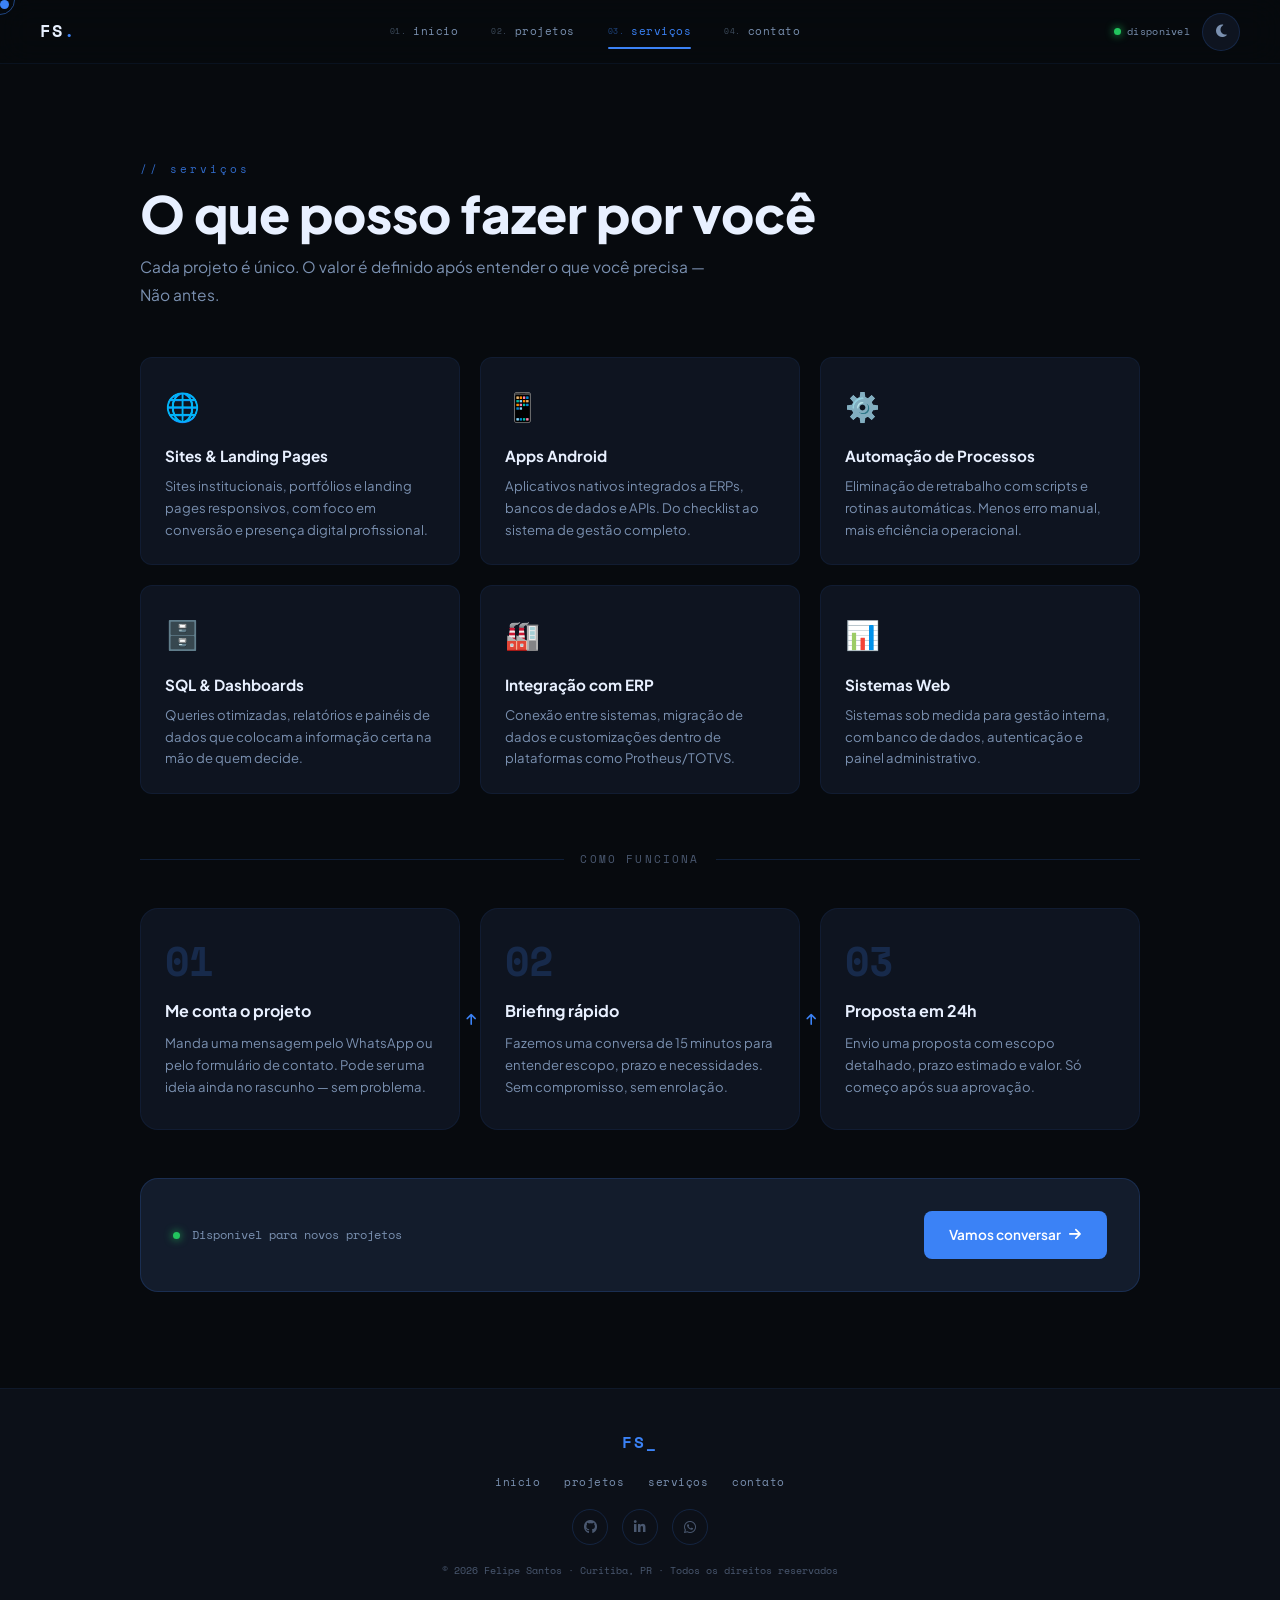
<file: servicos.html>
<!DOCTYPE html>
<html lang="pt-BR" data-theme="dark">
<head>
  <meta charset="UTF-8">
  <meta name="viewport" content="width=device-width, initial-scale=1.0">
  <meta name="description" content="Serviços de desenvolvimento — Felipe Santos. Sites, Apps Android, Automação, SQL. Curitiba/PR.">
  <title>Serviços · Felipe Santos</title>
  <link rel="icon" type="image/png" href="assets/icons/favicon3.png">
  <link rel="preconnect" href="https://fonts.googleapis.com">
  <link rel="preconnect" href="https://fonts.gstatic.com" crossorigin>
  <link href="https://fonts.googleapis.com/css2?family=Space+Mono:ital,wght@0,400;0,700;1,400&family=Plus+Jakarta+Sans:wght@300;400;500;600;700;800&display=swap" rel="stylesheet">
  <link rel="stylesheet" href="https://cdnjs.cloudflare.com/ajax/libs/font-awesome/6.5.0/css/all.min.css">
  <link rel="stylesheet" href="css/styles.css">
</head>
<body data-page="servicos">
  <div class="cursor" id="cursor"></div>
  <div class="cursor-ring" id="cursor-ring"></div>

  <header class="topnav">
    <div class="nav-brand mono">FS<span class="brand-dot">.</span></div>
    <ul class="nav-menu">
      <li><a href="index.html"    class="nav-link" data-page="home"><span class="nl-num">01.</span> início</a></li>
      <li><a href="projetos.html" class="nav-link" data-page="projetos"><span class="nl-num">02.</span> projetos</a></li>
      <li><a href="servicos.html" class="nav-link" data-page="servicos"><span class="nl-num">03.</span> serviços</a></li>
      <li><a href="contato.html"  class="nav-link" data-page="contato"><span class="nl-num">04.</span> contato</a></li>
    </ul>
    <div class="nav-right">
      <div class="nav-status">
        <span class="status-dot"></span>
        <span class="mono">disponível</span>
      </div>
      <button class="theme-toggle" id="themeToggle" title="Alternar tema">
        <i class="fas fa-sun" id="icon-sun"></i>
        <i class="fas fa-moon" id="icon-moon"></i>
      </button>
      <button class="hamburger" id="hamburger" aria-label="Menu">
        <span></span><span></span><span></span>
      </button>
    </div>
  </header>

  <div class="mobile-nav-overlay" id="mobileNavOverlay"></div>
  <nav class="mobile-nav" id="mobileNav">
    <div class="mobile-nav-header">
      <span class="nav-brand mono">FS<span class="brand-dot">.</span></span>
      <button class="close-mobile-nav" id="closeMobileNav">&times;</button>
    </div>
    <ul class="mobile-nav-menu">
      <li><a href="index.html"    class="mobile-nav-link" data-page="home">01. início</a></li>
      <li><a href="projetos.html" class="mobile-nav-link" data-page="projetos">02. projetos</a></li>
      <li><a href="servicos.html" class="mobile-nav-link" data-page="servicos">03. serviços</a></li>
      <li><a href="contato.html"  class="mobile-nav-link" data-page="contato">04. contato</a></li>
    </ul>
    <div class="mobile-nav-footer">
      <span class="status-dot"></span> disponível
    </div>
  </nav>
  <main class="main">
    <section id="servicos" class="section">
      <div class="container">
        <div class="section-header">
          <span class="sh-num mono">// serviços</span>
          <h2 class="sh-title head">O que posso fazer por você</h2>
          <p class="sh-desc">
            Cada projeto é único. O valor é definido após entender o que você precisa —<br>
            Não antes.
          </p>
        </div>

        <div class="srv-what-grid">
          <div class="srv-card fade-up delay-1">
            <div class="srv-icon">🌐</div>
            <h3 class="head">Sites & Landing Pages</h3>
            <p>Sites institucionais, portfólios e landing pages responsivos, com foco em conversão e presença digital profissional.</p>
          </div>
          <div class="srv-card fade-up delay-2">
            <div class="srv-icon">📱</div>
            <h3 class="head">Apps Android</h3>
            <p>Aplicativos nativos integrados a ERPs, bancos de dados e APIs. Do checklist ao sistema de gestão completo.</p>
          </div>
          <div class="srv-card fade-up delay-3">
            <div class="srv-icon">⚙️</div>
            <h3 class="head">Automação de Processos</h3>
            <p>Eliminação de retrabalho com scripts e rotinas automáticas. Menos erro manual, mais eficiência operacional.</p>
          </div>
          <div class="srv-card fade-up delay-1">
            <div class="srv-icon">🗄️</div>
            <h3 class="head">SQL & Dashboards</h3>
            <p>Queries otimizadas, relatórios e painéis de dados que colocam a informação certa na mão de quem decide.</p>
          </div>
          <div class="srv-card fade-up delay-2">
            <div class="srv-icon">🏭</div>
            <h3 class="head">Integração com ERP</h3>
            <p>Conexão entre sistemas, migração de dados e customizações dentro de plataformas como Protheus/TOTVS.</p>
          </div>
          <div class="srv-card fade-up delay-3">
            <div class="srv-icon">📊</div>
            <h3 class="head">Sistemas Web</h3>
            <p>Sistemas sob medida para gestão interna, com banco de dados, autenticação e painel administrativo.</p>
          </div>
        </div>

        <div class="srv-divider fade-up">
          <span class="mono">como funciona</span>
        </div>

        <div class="how-grid">
          <div class="how-step fade-up delay-1">
            <div class="how-num mono">01</div>
            <div class="how-content">
              <h4 class="head">Me conta o projeto</h4>
              <p>Manda uma mensagem pelo WhatsApp ou pelo formulário de contato. Pode ser uma ideia ainda no rascunho — sem problema.</p>
            </div>
            <div class="how-arrow"><i class="fas fa-arrow-right"></i></div>
          </div>
          <div class="how-step fade-up delay-2">
            <div class="how-num mono">02</div>
            <div class="how-content">
              <h4 class="head">Briefing rápido</h4>
              <p>Fazemos uma conversa de 15 minutos para entender escopo, prazo e necessidades. Sem compromisso, sem enrolação.</p>
            </div>
            <div class="how-arrow"><i class="fas fa-arrow-right"></i></div>
          </div>
          <div class="how-step fade-up delay-3">
            <div class="how-num mono">03</div>
            <div class="how-content">
              <h4 class="head">Proposta em 24h</h4>
              <p>Envio uma proposta com escopo detalhado, prazo estimado e valor. Só começo após sua aprovação.</p>
            </div>
            <div class="how-arrow how-arrow-hide"><i class="fas fa-arrow-right"></i></div>
          </div>
        </div>

        <div class="srv-cta fade-up">
          <div class="srv-cta-inner">
            <div class="srv-cta-text">
              <span class="status-dot"></span>
              <span class="mono">Disponível para novos projetos</span>
            </div>
            <a href="contato.html" class="btn-primary">Vamos conversar <i class="fas fa-arrow-right"></i></a>
          </div>
        </div>
      </div>
    </section>

    <footer>
      <div class="footer-inner">
        <div class="footer-brand">FS_</div>
        <div class="footer-links">
          <a href="index.html">início</a><a href="projetos.html">projetos</a><a href="servicos.html">serviços</a><a href="contato.html">contato</a>
        </div>
        <div class="footer-socials">
          <a href="https://github.com/felipe-santos-tech" target="_blank"><i class="fab fa-github"></i></a>
          <a href="https://www.linkedin.com/in/oofelipesantos/" target="_blank"><i class="fab fa-linkedin-in"></i></a>
          <a href="https://wa.me/5541984084116" target="_blank"><i class="fab fa-whatsapp"></i></a>
        </div>
        <p class="footer-copy mono">© 2026 Felipe Santos · Curitiba, PR · Todos os direitos reservados</p>
      </div>
    </footer>
  </main>

  <button id="topBtn" class="top-btn" title="Voltar ao topo"><i class="fas fa-arrow-up"></i></button>
  <script src="js/script.js"></script>
</body>
</html>
</file>
<file: css/styles.css>
/* ═══════════════════════════════════════
   FELIPE SANTOS — Portfolio v3
   Fontes: Space Mono + Plus Jakarta Sans
   Nav: topo
   ═══════════════════════════════════════ */

:root {
  --bg:        #070a0e;
  --bg2:       #0c1018;
  --bg3:       #101520;
  --card:      #0e1420;
  --card2:     #131c2c;
  --text:      #e8f0ff;
  --muted:     #4a5870;
  --muted2:    #7a90b0;
  --accent:    #3b82f6;
  --accent2:   #38bdf8;
  --accent3:   #93c5fd;
  --accentgold:#f59e0b;
  --aglow:     rgba(59,130,246,0.15);
  --aglow2:    rgba(59,130,246,0.07);
  --bdr:       rgba(59,130,246,0.08);
  --bdr2:      rgba(59,130,246,0.18);
  --bdr3:      rgba(59,130,246,0.35);
  --shadow:    0 8px 40px rgba(0,0,0,0.6);
  --glow:      0 0 40px rgba(59,130,246,0.08);
  --nav-h:     64px;
  --r:         12px;
  --rsm:       8px;
  --rlg:       18px;
  --mono:      'Space Mono', monospace;
  --body:      'Plus Jakarta Sans', sans-serif;
  --transition: all 0.25s ease;
}

[data-theme="light"] {
  --bg:        #f5f7fa;
  --bg2:       #edf0f5;
  --bg3:       #e2e7ef;
  --card:      #ffffff;
  --card2:     #f8fafd;
  --text:      #111827;
  --muted:     #8a9ab5;
  --muted2:    #4a5870;
  --accent:    #2563eb;
  --accent2:   #3b82f6;
  --accent3:   #1d4ed8;
  --accentgold:#d97706;
  --aglow:     rgba(37,99,235,0.1);
  --aglow2:    rgba(37,99,235,0.05);
  --bdr:       rgba(37,99,235,0.12);
  --bdr2:      rgba(37,99,235,0.22);
  --bdr3:      rgba(37,99,235,0.4);
  --shadow:    0 4px 24px rgba(0,0,0,0.08);
  --glow:      none;
}

*, *::before, *::after { box-sizing: border-box; margin: 0; padding: 0; }
html { scroll-behavior: smooth; }
html.menu-open { overflow: hidden; }
body { font-family: var(--body); background: var(--bg); color: var(--text); font-size: 16px; line-height: 1.7; overflow-x: hidden; cursor: none; transition: background 0.3s, color 0.3s; }
[data-theme="light"] body { cursor: auto; }
::selection { background: var(--aglow); color: var(--accent); }
a { text-decoration: none; color: inherit; }
strong { font-weight: 600; color: var(--text); }
.mono { font-family: var(--mono); }
img { display: block; width: 100%; height: 100%; object-fit: contain; }
::-webkit-scrollbar { width: 3px; }
::-webkit-scrollbar-track { background: var(--bg); }
::-webkit-scrollbar-thumb { background: var(--accent); border-radius: 2px; }

/* CURSOR */
.cursor { width: 9px; height: 9px; background: var(--accent); border-radius: 50%; position: fixed; top: 0; left: 0; pointer-events: none; z-index: 9999; transition: transform 0.08s; }
.cursor-ring { width: 30px; height: 30px; border: 1.5px solid rgba(59,130,246,0.5); border-radius: 50%; position: fixed; top: 0; left: 0; pointer-events: none; z-index: 9998; transition: transform 0.18s ease; }
[data-theme="light"] .cursor, [data-theme="light"] .cursor-ring { display: none; }

/* ═══ TOPNAV ═══ */
.topnav {
  position: fixed;
  top: 0; left: 0; right: 0;
  height: var(--nav-h);
  background: rgba(7,10,14,0.85);
  border-bottom: 1px solid var(--bdr);
  backdrop-filter: blur(16px);
  -webkit-backdrop-filter: blur(16px);
  display: flex;
  align-items: center;
  justify-content: space-between;
  padding: 0 2.5rem;
  z-index: 700;
  transition: background 0.3s, border-color 0.3s;
}
[data-theme="light"] .topnav {
  background: rgba(245,247,250,0.88);
}
.topnav.scrolled {
  background: rgba(7,10,14,0.97);
  border-color: var(--bdr2);
}
[data-theme="light"] .topnav.scrolled {
  background: rgba(245,247,250,0.98);
}

.nav-brand {
  font-family: var(--mono);
  font-size: 1.05rem;
  font-weight: 700;
  color: var(--text);
  letter-spacing: 2px;
  flex-shrink: 0;
}
.brand-dot { color: var(--accent); }

.nav-menu {
  display: flex;
  list-style: none;
  gap: 0.25rem;
  align-items: center;
}
.nav-link {
  display: flex;
  align-items: center;
  gap: 0.45rem;
  padding: 0.45rem 0.9rem;
  border-radius: var(--rsm);
  color: var(--muted2);
  font-family: var(--mono);
  font-size: 0.68rem;
  letter-spacing: 0.5px;
  text-transform: lowercase;
  transition: var(--transition);
  position: relative;
}
.nav-link::after {
  content: '';
  position: absolute;
  bottom: -1px; left: 50%; right: 50%;
  height: 2px;
  background: var(--accent);
  border-radius: 2px;
  transition: left 0.25s ease, right 0.25s ease;
}
.nav-link:hover, .nav-link.active { color: var(--accent); }
.nav-link:hover::after, .nav-link.active::after { left: 0.9rem; right: 0.9rem; }
.nl-num { font-size: 0.5rem; opacity: 0.5; }

.nav-right {
  display: flex;
  align-items: center;
  gap: 0.75rem;
  flex-shrink: 0;
}
.nav-status {
  display: flex;
  align-items: center;
  gap: 6px;
  font-family: var(--mono);
  font-size: 0.6rem;
  color: var(--muted2);
  letter-spacing: 0.3px;
}

/* THEME TOGGLE */
.theme-toggle {
  width: 38px; height: 38px;
  background: var(--card);
  border: 1px solid var(--bdr2);
  border-radius: 50%;
  color: var(--muted2);
  cursor: pointer;
  display: flex; align-items: center; justify-content: center;
  font-size: 0.9rem;
  transition: var(--transition);
}
.theme-toggle:hover { border-color: var(--accent); color: var(--accent); }
[data-theme="dark"] #icon-sun  { display: none; }
[data-theme="dark"] #icon-moon { display: block; }
[data-theme="light"] #icon-sun  { display: block; }
[data-theme="light"] #icon-moon { display: none; }

/* HAMBURGER (mobile only) */
.hamburger {
  display: none;
  flex-direction: column;
  align-items: center;
  justify-content: center;
  gap: 5px;
  width: 38px; height: 38px;
  background: var(--card);
  border: 1px solid var(--bdr2);
  border-radius: var(--rsm);
  cursor: pointer;
  transition: var(--transition);
  flex-shrink: 0;
}
.hamburger span {
  display: block;
  width: 18px; height: 1.5px;
  background: var(--muted2);
  border-radius: 2px;
  transition: var(--transition);
}
.hamburger.active span:nth-child(1) { transform: translateY(6.5px) rotate(45deg); }
.hamburger.active span:nth-child(2) { opacity: 0; transform: scaleX(0); }
.hamburger.active span:nth-child(3) { transform: translateY(-6.5px) rotate(-45deg); }

/* MOBILE DRAWER */
.mobile-nav-overlay {
  display: none;
  position: fixed; inset: 0;
  background: rgba(0,0,0,0.55);
  z-index: 890;
  backdrop-filter: blur(4px);
}
.mobile-nav-overlay.active { display: block; }

.mobile-nav {
  position: fixed;
  top: 0; right: -100%;
  width: min(300px, 85vw);
  height: 100dvh;
  background: var(--bg2);
  border-left: 1px solid var(--bdr2);
  z-index: 900;
  display: flex;
  flex-direction: column;
  padding: 1.5rem;
  transition: right 0.32s cubic-bezier(.4,0,.2,1);
}
.mobile-nav.active { right: 0; }

.mobile-nav-header {
  display: flex;
  align-items: center;
  justify-content: space-between;
  margin-bottom: 2rem;
  padding-bottom: 1rem;
  border-bottom: 1px solid var(--bdr);
}
.close-mobile-nav {
  background: none; border: none;
  color: var(--muted2); font-size: 1.4rem;
  cursor: pointer; padding: 4px 8px;
  border-radius: 8px; transition: var(--transition);
  line-height: 1;
}
.close-mobile-nav:hover { color: var(--text); background: var(--aglow2); }

.mobile-nav-menu { list-style: none; display: flex; flex-direction: column; gap: 0.2rem; flex: 1; }
.mobile-nav-link {
  display: flex; align-items: center; gap: 0.7rem;
  padding: 0.8rem 1rem;
  border-radius: 10px;
  font-family: var(--mono); font-size: 0.78rem;
  color: var(--muted2); letter-spacing: 0.5px;
  transition: var(--transition);
}
.mobile-nav-link:hover, .mobile-nav-link.active {
  color: var(--accent); background: var(--aglow2);
}
.mobile-nav-footer {
  display: flex; align-items: center; gap: 8px;
  font-family: var(--mono); font-size: 0.62rem; color: var(--muted2);
  padding-top: 1rem; border-top: 1px solid var(--bdr);
}

/* LAYOUT */
.main { padding-top: var(--nav-h); }
.section { padding: 6rem 0; }
.section-alt { background: var(--bg2); }
.container { max-width: 1080px; margin: 0 auto; padding: 0 2.5rem; }

.section-header { margin-bottom: 3rem; }
.sh-num   { font-family: var(--mono); font-size: 0.68rem; color: var(--accent); letter-spacing: 3px; display: block; margin-bottom: 0.4rem; opacity: 0.8; }
.sh-title { font-size: clamp(2rem, 4vw, 3.2rem); font-weight: 800; line-height: 1.1; color: var(--text); }
.sh-desc  { margin-top: 0.75rem; font-size: 0.97rem; color: var(--muted2); line-height: 1.8; }
.sh-price { color: var(--accent); font-family: var(--mono); font-size: 1rem; }

/* ANIMAÇÕES */
.fade-up { opacity: 0; transform: translateY(28px); transition: opacity 0.65s ease, transform 0.65s ease; }
.fade-up.visible { opacity: 1; transform: none; }
.delay-1 { transition-delay: 0.1s; }
.delay-2 { transition-delay: 0.2s; }
.delay-3 { transition-delay: 0.3s; }

/* HOME */
#home { min-height: calc(100vh - var(--nav-h)); display: flex; align-items: center; }
.home-layout { display: grid; grid-template-columns: 1fr 360px; gap: 3.5rem; align-items: center; }
.home-eyebrow { display: flex; align-items: center; gap: 8px; font-family: var(--mono); font-size: 0.72rem; color: var(--muted2); letter-spacing: 1px; margin-bottom: 1.25rem; }
.eyebrow-ping { width: 8px; height: 8px; border-radius: 50%; background: #22c55e; box-shadow: 0 0 8px #22c55e; flex-shrink: 0; animation: sdot 2s infinite; }
@keyframes sdot { 0%,100% { box-shadow: 0 0 6px #22c55e; } 50% { box-shadow: 0 0 14px #22c55e, 0 0 22px rgba(34,197,94,0.3); } }
.home-title { font-size: clamp(2.6rem, 5vw, 4rem); font-weight: 800; line-height: 1.1; margin-bottom: 1.25rem; letter-spacing: -0.5px; }
.title-accent { color: var(--accent); }
.title-thin   { font-weight: 300; color: var(--muted2); }
.home-desc { font-size: 1rem; color: var(--muted2); line-height: 1.8; max-width: 480px; margin-bottom: 1.75rem; }
.home-desc strong { color: var(--text); }
.home-chips { display: flex; flex-wrap: wrap; gap: 0.5rem; margin-bottom: 2rem; }
.chip { display: inline-flex; align-items: center; gap: 6px; background: var(--aglow2); border: 1px solid var(--bdr2); border-radius: 100px; padding: 0.3rem 0.85rem; font-family: var(--mono); font-size: 0.68rem; color: var(--muted2); transition: var(--transition); }
.chip:hover { border-color: var(--accent); color: var(--accent); }
.chip i { color: var(--accent); font-size: 0.7rem; }
.home-actions { display: flex; gap: 0.85rem; flex-wrap: wrap; margin-bottom: 2rem; }
.btn-primary { display: inline-flex; align-items: center; gap: 8px; background: var(--accent); color: #fff; font-weight: 600; font-size: 0.85rem; padding: 0.75rem 1.6rem; border-radius: var(--rsm); transition: var(--transition); }
.btn-primary:hover { background: var(--accent2); transform: translateY(-2px); box-shadow: 0 8px 24px var(--aglow); }
.btn-ghost { display: inline-flex; align-items: center; gap: 8px; border: 1.5px solid var(--bdr2); color: var(--muted2); font-size: 0.85rem; padding: 0.75rem 1.4rem; border-radius: var(--rsm); transition: var(--transition); }
.btn-ghost:hover { border-color: var(--accent); color: var(--accent); }
.home-socials { display: flex; gap: 1rem; }
.home-socials a { width: 38px; height: 38px; border-radius: 50%; border: 1px solid var(--bdr2); display: flex; align-items: center; justify-content: center; color: var(--muted); font-size: 0.9rem; transition: var(--transition); }
.home-socials a:hover { border-color: var(--accent); color: var(--accent); background: var(--aglow2); }

/* PROFILE CARD */
.profile-card { background: var(--card); border: 1px solid var(--bdr2); border-radius: var(--rlg); padding: 1.5rem; box-shadow: var(--shadow), var(--glow); animation: float 5s ease-in-out infinite; position: relative; overflow: hidden; }
.profile-card::before { content: ''; position: absolute; top: 0; left: 0; right: 0; height: 2px; background: linear-gradient(to right, var(--accent), var(--accent2)); }
@keyframes float { 0%,100%{transform:translateY(0)} 50%{transform:translateY(-8px)} }
.pc-top    { display: flex; align-items: center; gap: 0.85rem; margin-bottom: 1.25rem; }
.pc-avatar { width: 70px; height: 70px; border-radius: 50%; overflow: hidden; border: 3px solid var(--accent); display: flex; align-items: center; justify-content: center; flex-shrink: 0; }
.pc-avatar img { width: 100%; height: 100%; object-fit: cover; }
.pc-name { font-weight: 700; font-size: 0.95rem; }
.pc-sub  { font-family: var(--mono); font-size: 0.63rem; color: var(--muted); margin-top: 2px; }
.pc-badge { margin-left: auto; font-family: var(--mono); font-size: 0.6rem; color: #22c55e; background: rgba(34,197,94,0.1); border: 1px solid rgba(34,197,94,0.25); border-radius: 100px; padding: 2px 8px; white-space: nowrap; }
.pc-divider { height: 1px; background: var(--bdr); margin: 0 0 1.25rem; }
.pc-stats  { display: flex; align-items: center; margin-bottom: 1.25rem; }
.pc-stat   { flex: 1; text-align: center; }
.ps-num    { display: block; font-family: var(--mono); font-size: 1.3rem; font-weight: 700; color: var(--accent); line-height: 1; }
.ps-label  { font-family: var(--mono); font-size: 0.58rem; color: var(--muted); }
.pc-sep    { width: 1px; height: 28px; background: var(--bdr); flex-shrink: 0; }
.pc-status-list { display: flex; flex-direction: column; gap: 0.5rem; }
.pc-status-item { display: flex; align-items: center; gap: 0.55rem; font-family: var(--mono); font-size: 0.72rem; color: var(--muted2); }
.psi-dot       { width: 7px; height: 7px; border-radius: 50%; flex-shrink: 0; }
.psi-dot.green { background: #22c55e; box-shadow: 0 0 6px #22c55e; }
.psi-dot.amber { background: #fbbf24; box-shadow: 0 0 6px #fbbf24; }

/* SOBRE */
.sobre-layout { display: grid; grid-template-columns: 1fr 1fr; gap: 4rem; align-items: start; }
.sobre-text p { color: var(--muted2); font-size: 0.97rem; margin-bottom: 1.1rem; line-height: 1.85; }
.sobre-text p:last-child { margin-bottom: 0; }
.sobre-text strong { color: var(--text); }
.sobre-cards { display: flex; flex-direction: column; gap: 1px; }
.about-card { background: var(--card); border: 1px solid var(--bdr); padding: 1.25rem 1.4rem; display: flex; align-items: flex-start; gap: 1rem; transition: var(--transition); position: relative; overflow: hidden; }
.about-card::before { content: ''; position: absolute; left: 0; top: 0; bottom: 0; width: 2px; background: transparent; transition: background 0.3s; }
.about-card:first-child { border-radius: var(--r) var(--r) 0 0; }
.about-card:last-child  { border-radius: 0 0 var(--r) var(--r); }
.about-card:hover { border-color: var(--bdr2); background: var(--card2); }
.about-card:hover::before { background: linear-gradient(to bottom, var(--accent), var(--accent2)); }
.ac-icon      { font-size: 1.4rem; flex-shrink: 0; padding-top: 2px; }
.about-card h3 { font-size: 0.92rem; font-weight: 700; margin-bottom: 0.3rem; }
.about-card p  { font-size: 0.8rem; color: var(--muted2); line-height: 1.55; }

/* STACK HOME */
.stack-badges { display: flex; flex-direction: column; gap: 1.5rem; }
.sb-group { display: flex; flex-direction: column; gap: 0.6rem; }
.sb-label { font-family: var(--mono); font-size: 0.62rem; color: var(--accent); letter-spacing: 2px; text-transform: uppercase; }
.sb-tags  { display: flex; flex-wrap: wrap; gap: 0.45rem; }
.sb-tag { display: inline-flex; align-items: center; gap: 7px; background: var(--card); border: 1px solid var(--bdr2); border-radius: 10px; padding: 0.38rem 0.85rem; font-family: var(--mono); font-size: 0.68rem; color: var(--muted2); transition: var(--transition); }
.sb-tag:hover { border-color: var(--accent); color: var(--text); transform: translateY(-1px); }
.sb-tag img { width: 16px; height: 16px; object-fit: contain; flex-shrink: 0; }
.sb-tag.main { color: var(--text); }
.stack-cta { margin-top: 2rem; }

/* PROJETOS */
.projetos-layout { display: grid; grid-template-columns: 1fr 1fr 1fr; gap: 1.25rem; }
.proj-featured { grid-column: 1 / 2; grid-row: 1 / 3; background: var(--card); border: 1px solid var(--bdr2); border-radius: var(--rlg); padding: 2rem; position: relative; overflow: hidden; transition: var(--transition); display: flex; flex-direction: column; }
.proj-featured::before { content: ''; position: absolute; top: 0; left: 0; right: 0; height: 2px; background: linear-gradient(to right, var(--accent), var(--accent2)); }
.proj-featured:hover { border-color: var(--accent); box-shadow: var(--shadow), var(--glow); }
.pf-badge { display: inline-block; font-family: var(--mono); font-size: 0.62rem; color: var(--accentgold); background: rgba(245,158,11,0.1); border: 1px solid rgba(245,158,11,0.25); border-radius: 100px; padding: 3px 10px; margin-bottom: 0.75rem; }
.pf-icon  { font-size: 2.5rem; margin-bottom: 0.75rem; }
.pf-title { font-size: 1.2rem; font-weight: 800; margin-bottom: 0.65rem; line-height: 1.2; }
.pf-desc  { font-size: 0.83rem; color: var(--muted2); line-height: 1.7; margin-bottom: 1rem; flex: 1; }
.pf-results { display: flex; gap: 1.25rem; margin-bottom: 1rem; }
.pfr-item   { text-align: center; }
.pfr-n { display: block; font-family: var(--mono); font-size: 1.3rem; font-weight: 700; color: var(--accent); line-height: 1; }
.pfr-l { font-family: var(--mono); font-size: 0.6rem; color: var(--muted); }
.proj-tags { display: flex; flex-wrap: wrap; gap: 0.4rem; margin-bottom: 1.1rem; }
.ptag { background: var(--bg3); border: 1px solid var(--bdr); border-radius: var(--rsm); padding: 3px 9px; font-family: var(--mono); font-size: 0.65rem; color: var(--muted2); }
.proj-link { display: inline-flex; align-items: center; gap: 6px; font-family: var(--mono); font-size: 0.78rem; color: var(--accent); letter-spacing: 0.3px; transition: gap 0.2s; }
.proj-link:hover { gap: 10px; }
.proj-card { background: var(--card); border: 1px solid var(--bdr); border-radius: var(--r); padding: 1.5rem; transition: var(--transition); display: flex; flex-direction: column; }
.proj-card:hover     { border-color: var(--bdr2); transform: translateY(-2px); }
.proj-card.wip:hover { border-color: #fbbf24; }
.proj-card-icon { font-size: 1.6rem; margin-bottom: 0.5rem; }
.wip-badge { display: inline-block; font-family: var(--mono); font-size: 0.6rem; color: #fbbf24; background: rgba(251,191,36,0.1); border: 1px solid rgba(251,191,36,0.25); border-radius: 100px; padding: 2px 8px; margin-bottom: 0.5rem; }
.proj-card h3 { font-size: 0.95rem; font-weight: 700; margin-bottom: 0.45rem; }
.proj-card p  { font-size: 0.82rem; color: var(--muted2); line-height: 1.6; margin-bottom: 0.65rem; }
.proj-metrics { display: flex; flex-wrap: wrap; gap: 0.4rem; margin-bottom: 0.65rem; }
.pm { font-family: var(--mono); font-size: 0.65rem; color: var(--accent); background: var(--aglow2); border: 1px solid var(--bdr2); border-radius: 100px; padding: 2px 8px; }
.pm.muted { color: var(--muted); background: transparent; border-color: var(--bdr); }
.proj-card.xp { grid-column: 1 / 3; }
.xp-list { list-style: none; display: flex; flex-direction: column; gap: 0.45rem; }
.xp-list li { font-size: 0.8rem; color: var(--muted2); padding-left: 1rem; position: relative; line-height: 1.5; }
.xp-list li::before { content: '→'; position: absolute; left: 0; color: var(--accent); font-size: 0.65rem; top: 0.18rem; font-family: var(--mono); }

/* STACK COMPLETA */
.stack-layout { display: grid; grid-template-columns: repeat(2, 1fr); gap: 1.25rem; }
.stack-group { background: var(--card); border: 1px solid var(--bdr); border-radius: var(--rlg); padding: 1.5rem; transition: var(--transition); }
.stack-group:hover { border-color: var(--bdr2); }
.sg-header { display: flex; align-items: center; gap: 0.65rem; margin-bottom: 1.1rem; padding-bottom: 0.85rem; border-bottom: 1px solid var(--bdr); }
.sg-icon  { font-size: 1.1rem; color: var(--accent); }
.sg-title { font-weight: 700; font-size: 0.92rem; }
.sg-items { display: flex; flex-direction: column; gap: 0.6rem; }
.sg-item { display: flex; align-items: center; gap: 0.75rem; padding: 0.55rem 0.65rem; border-radius: var(--rsm); transition: var(--transition); }
.sg-item:hover { background: var(--bg3); }
.sg-item img, .si-emoji { width: 26px; height: 26px; flex-shrink: 0; font-size: 1.15rem; line-height: 1; }
.si-name { font-size: 0.82rem; font-weight: 500; color: var(--muted2); margin-bottom: 1px; }
.sg-item.main .si-name { color: var(--text); font-weight: 600; }
.si-desc { font-family: var(--mono); font-size: 0.62rem; color: var(--muted); }
.si-tag { margin-left: auto; font-family: var(--mono); font-size: 0.55rem; color: var(--accent); background: var(--aglow2); border: 1px solid var(--bdr2); border-radius: 100px; padding: 1px 7px; white-space: nowrap; flex-shrink: 0; }

/* SERVIÇOS */
.srv-what-grid { display: grid; grid-template-columns: repeat(3, 1fr); gap: 1.25rem; margin-bottom: 3.5rem; }
.srv-card { background: var(--card); border: 1px solid var(--bdr); border-radius: var(--r); padding: 1.5rem; transition: var(--transition); position: relative; }
.srv-card:hover { border-color: var(--bdr2); transform: translateY(-3px); }
.srv-icon { font-size: 1.75rem; margin-bottom: 0.85rem; }
.srv-card h3 { font-size: 0.95rem; font-weight: 700; margin-bottom: 0.4rem; }
.srv-card p  { font-size: 0.82rem; color: var(--muted2); line-height: 1.65; }

.srv-divider { display: flex; align-items: center; gap: 1rem; margin-bottom: 2.5rem; color: var(--muted); font-family: var(--mono); font-size: 0.68rem; letter-spacing: 0.2em; text-transform: uppercase; }
.srv-divider::before, .srv-divider::after { content: ''; flex: 1; height: 1px; background: var(--bdr2); }

.how-grid { display: grid; grid-template-columns: repeat(3, 1fr); gap: 1.25rem; margin-bottom: 3rem; }
.how-step { background: var(--card); border: 1px solid var(--bdr); border-radius: var(--rlg); padding: 2rem 1.5rem; display: flex; flex-direction: column; gap: 1rem; position: relative; transition: var(--transition); }
.how-step:hover { border-color: var(--bdr2); transform: translateY(-2px); }
.how-num { font-family: var(--mono); font-size: 2.5rem; font-weight: 700; color: var(--accent); opacity: 0.2; line-height: 1; }
.how-content h4 { font-size: 1rem; font-weight: 700; margin-bottom: 0.5rem; }
.how-content p  { font-size: 0.82rem; color: var(--muted2); line-height: 1.65; }
.how-arrow { position: absolute; top: 50%; right: -1.1rem; transform: translateY(-50%) rotate(-90deg); color: var(--accent); font-size: 0.8rem; z-index: 1; }
.how-arrow-hide { display: none; }

.srv-cta { background: var(--card2); border: 1px solid var(--bdr2); border-radius: var(--rlg); padding: 2rem; }
.srv-cta-inner { display: flex; align-items: center; justify-content: space-between; gap: 1.5rem; }
.srv-cta-text  { display: flex; align-items: center; gap: 0.75rem; font-family: var(--mono); font-size: 0.78rem; color: var(--muted2); }
.status-dot { width: 7px; height: 7px; border-radius: 50%; background: #22c55e; box-shadow: 0 0 8px #22c55e; animation: sdot 2s infinite; display: inline-block; flex-shrink: 0; }

/* CONTATO */
.contact-layout { max-width: 640px; margin: 0 auto; }
.unified-card { background: var(--card); border: 1px solid var(--bdr2); border-radius: var(--rlg); overflow: hidden; box-shadow: var(--shadow), var(--glow); position: relative; }
.unified-card::before { content: ''; position: absolute; top: 0; left: 0; right: 0; height: 2px; background: linear-gradient(to right, var(--accent), var(--accent2)); }
.uc-top { display: flex; align-items: center; gap: 0.9rem; padding: 1.75rem 2rem 1.4rem; border-bottom: 1px solid var(--bdr); }
.cp-avatar { width: 54px; height: 54px; border-radius: 50%; overflow: hidden; border: 2px solid var(--accent); flex-shrink: 0; }
.cp-avatar img { width: 100%; height: 100%; object-fit: cover; }
.cp-name { font-weight: 700; font-size: 0.97rem; }
.cp-role { font-family: var(--mono); font-size: 0.62rem; color: var(--muted); margin-top: 2px; }
.uc-links { display: grid; grid-template-columns: repeat(3, 1fr); border-bottom: 1px solid var(--bdr); }
.uc-link { display: flex; flex-direction: column; align-items: center; justify-content: center; gap: 0.4rem; padding: 1rem 0.75rem; transition: var(--transition); border-right: 1px solid var(--bdr); }
.uc-link:last-child { border-right: none; }
.uc-link:hover { background: var(--aglow2); }
.uc-link-icon { font-size: 1.2rem; color: var(--accent); }
.uc-link-label { font-family: var(--mono); font-size: 0.6rem; color: var(--muted2); letter-spacing: 0.3px; }
.uc-body { padding: 1.75rem 2rem; }
.form-2col { display: grid; grid-template-columns: 1fr 1fr; gap: 1rem; }
.form-group { position: relative; margin-bottom: 1.1rem; }
.form-group input, .form-group select, .form-group textarea { width: 100%; background: var(--bg3); border: 1px solid var(--bdr2); border-radius: 10px; padding: 0.85rem 1rem; font-family: var(--body); font-size: 0.88rem; color: var(--text); transition: var(--transition); outline: none; appearance: none; resize: none; }
.form-group input:focus, .form-group select:focus, .form-group textarea:focus { border-color: var(--accent); box-shadow: 0 0 0 3px var(--aglow2); }
.form-group label { display: block; font-family: var(--mono); font-size: 0.62rem; color: var(--muted2); letter-spacing: 0.5px; margin-bottom: 0.4rem; }
.form-group select { cursor: pointer; }
.captcha-box { margin-top: 1rem; }
.captcha-help { font-family: var(--mono); font-size: 0.62rem; color: var(--muted); display: block; margin-top: 0.5rem; }
.uc-footer { display: flex; align-items: center; justify-content: space-between; padding: 1.4rem 2rem; background: var(--bg3); gap: 1rem; }
.uc-footer-note { display: flex; align-items: center; gap: 0.6rem; font-family: var(--mono); font-size: 0.7rem; color: var(--muted2); }
.submit-btn { display: inline-flex; align-items: center; gap: 8px; background: var(--accent); color: #fff; font-weight: 600; font-size: 0.87rem; padding: 0.75rem 1.5rem; border-radius: var(--rsm); border: none; cursor: pointer; transition: var(--transition); }
.submit-btn:hover { background: var(--accent2); transform: translateY(-2px); box-shadow: 0 8px 24px var(--aglow); }

/* FOOTER */
footer { border-top: 1px solid var(--bdr); background: var(--bg2); }
.footer-inner { max-width: 1080px; margin: 0 auto; padding: 2.5rem; display: flex; flex-direction: column; align-items: center; gap: 1.1rem; text-align: center; }
.footer-brand { font-family: var(--mono); font-size: 1rem; font-weight: 700; color: var(--accent); letter-spacing: 2px; }
.footer-links { display: flex; gap: 1.5rem; flex-wrap: wrap; justify-content: center; }
.footer-links a { font-family: var(--mono); font-size: 0.68rem; color: var(--muted2); letter-spacing: 0.5px; transition: color 0.2s; }
.footer-links a:hover { color: var(--accent); }
.footer-socials { display: flex; gap: 0.85rem; }
.footer-socials a { width: 36px; height: 36px; border-radius: 50%; border: 1px solid var(--bdr2); display: flex; align-items: center; justify-content: center; color: var(--muted); font-size: 0.85rem; transition: var(--transition); }
.footer-socials a:hover { border-color: var(--accent); color: var(--accent); }
.footer-copy { font-family: var(--mono); font-size: 0.62rem; color: var(--muted); }

/* BACK TO TOP */
.top-btn { position: fixed; bottom: 2rem; right: 2rem; width: 42px; height: 42px; background: var(--card); border: 1px solid var(--bdr2); border-radius: var(--rsm); color: var(--muted2); font-size: 0.85rem; cursor: pointer; z-index: 600; display: none; align-items: center; justify-content: center; transition: var(--transition); }
.top-btn:hover { border-color: var(--accent); color: var(--accent); transform: translateY(-2px); }
.top-btn.show { display: flex; }

/* ═══ RESPONSIVE ═══ */
@media (max-width: 860px) {
  .topnav { padding: 0 1.25rem; }
  .nav-menu, .nav-status { display: none; }
  .hamburger { display: flex; }

  .home-layout { grid-template-columns: 1fr; gap: 2rem; }
  .home-right { display: flex; justify-content: center; }
  .profile-card { max-width: 400px; width: 100%; }

  .sobre-layout { grid-template-columns: 1fr; gap: 2rem; }
  .stack-layout { grid-template-columns: 1fr; }

  .projetos-layout { grid-template-columns: 1fr 1fr; }
  .proj-featured { grid-column: 1 / 3; grid-row: auto; }
  .proj-card.xp { grid-column: 1 / 3; }

  .srv-what-grid { grid-template-columns: 1fr 1fr; }
  .how-grid { grid-template-columns: 1fr; }
  .how-arrow { display: none; }

  .form-2col { grid-template-columns: 1fr; }
  .srv-cta-inner { flex-direction: column; align-items: flex-start; }
  .uc-footer { flex-direction: column; align-items: stretch; }
  .submit-btn { justify-content: center; }
}

/* ── MOBILE FINO ── */
@media (max-width: 560px) {
  :root { --nav-h: 56px; }
  .container { padding: 0 1.1rem; }
  .section { padding: 3.5rem 0; }
  .section-header { margin-bottom: 2rem; }

  /* Home */
  .home-layout { gap: 1.75rem; }
  .home-title { font-size: 2.2rem; letter-spacing: -0.5px; }
  .home-desc { font-size: 0.93rem; margin-bottom: 1.25rem; }
  .home-chips { gap: 0.4rem; margin-bottom: 1.5rem; }
  .chip { font-size: 0.62rem; padding: 0.25rem 0.7rem; }
  .home-actions { gap: 0.6rem; margin-bottom: 1.5rem; }
  .btn-primary, .btn-ghost { font-size: 0.82rem; padding: 0.65rem 1.2rem; }
  .home-socials { gap: 0.6rem; }
  .home-socials a { width: 34px; height: 34px; font-size: 0.82rem; }

  /* Profile card — mais compacto */
  .profile-card { max-width: 100%; padding: 1.1rem; }
  .pc-avatar { width: 54px; height: 54px; }
  .pc-name { font-size: 0.88rem; }
  .pc-sub  { font-size: 0.58rem; }
  .ps-num  { font-size: 1.1rem; }
  .ps-label { font-size: 0.52rem; }
  .pc-status-item { font-size: 0.65rem; }

  /* Sobre */
  .sobre-text p { font-size: 0.92rem; }
  .about-card { padding: 1rem 1.1rem; gap: 0.75rem; }
  .ac-icon { font-size: 1.2rem; }
  .about-card h3 { font-size: 0.87rem; }
  .about-card p  { font-size: 0.77rem; }

  /* Stack badges */
  .sb-tag { font-size: 0.64rem; padding: 0.3rem 0.7rem; }

  /* Projetos */
  .projetos-layout { grid-template-columns: 1fr; gap: 0.85rem; }
  .proj-featured { grid-column: 1; padding: 1.4rem; }
  .pf-title { font-size: 1.05rem; }
  .pf-desc  { font-size: 0.8rem; }
  .proj-card { padding: 1.2rem; }
  .proj-card h3 { font-size: 0.9rem; }
  .proj-card p  { font-size: 0.78rem; }
  .proj-card.xp { grid-column: 1; }
  .xp-list li { font-size: 0.77rem; }

  /* Stack completa */
  .sg-header { margin-bottom: 0.85rem; padding-bottom: 0.7rem; }
  .sg-item { padding: 0.45rem 0.5rem; }
  .si-name { font-size: 0.78rem; }
  .si-desc { font-size: 0.58rem; }

  /* Serviços */
  .srv-what-grid { grid-template-columns: 1fr; gap: 0.85rem; }
  .srv-card { padding: 1.25rem; }
  .srv-icon { font-size: 1.5rem; margin-bottom: 0.6rem; }
  .srv-card h3 { font-size: 0.9rem; }
  .srv-card p  { font-size: 0.79rem; }
  .how-step { padding: 1.4rem 1.2rem; }
  .how-num  { font-size: 2rem; }
  .how-content h4 { font-size: 0.93rem; }
  .how-content p  { font-size: 0.79rem; }
  .srv-cta { padding: 1.4rem 1.2rem; }
  .srv-cta-text { font-size: 0.72rem; }

  /* Contato — ícones todos em linha */
  .contact-layout { max-width: 100%; }
  .uc-top {
    flex-wrap: nowrap;
    padding: 1.2rem 1.25rem 1rem;
    gap: 0.7rem;
    align-items: center;
  }
  .cp-avatar { width: 44px; height: 44px; flex-shrink: 0; }
  .cp-name { font-size: 0.88rem; }
  .cp-role { font-size: 0.58rem; }
  .pc-badge { font-size: 0.55rem; padding: 2px 7px; white-space: nowrap; }

  /* Links sociais em linha — 3 ícones lado a lado */
  .uc-links {
    display: flex;
    flex-direction: row;
    border-bottom: 1px solid var(--bdr);
  }
  .uc-link {
    flex: 1;
    flex-direction: row;
    justify-content: center;
    gap: 0.5rem;
    padding: 0.85rem 0.5rem;
    border-right: 1px solid var(--bdr);
    border-bottom: none;
  }
  .uc-link:last-child { border-right: none; }
  .uc-link-icon { font-size: 1rem; }
  .uc-link-label { font-size: 0.6rem; }

  /* Formulário */
  .uc-body { padding: 1.25rem; }
  .form-group input,
  .form-group select,
  .form-group textarea { font-size: 0.85rem; padding: 0.75rem 0.9rem; }
  .form-group label { font-size: 0.6rem; }
  .uc-footer { padding: 1rem 1.25rem; gap: 0.85rem; }
  .submit-btn { font-size: 0.84rem; padding: 0.7rem 1.2rem; }

  /* Footer */
  .footer-inner { padding: 2rem 1.25rem; gap: 0.85rem; }
  .footer-links { gap: 0.75rem; }
  .footer-links a { font-size: 0.65rem; }
  .footer-copy { font-size: 0.58rem; }

  /* Back to top */
  .top-btn { bottom: 1.25rem; right: 1.25rem; width: 38px; height: 38px; }
}
</file>
